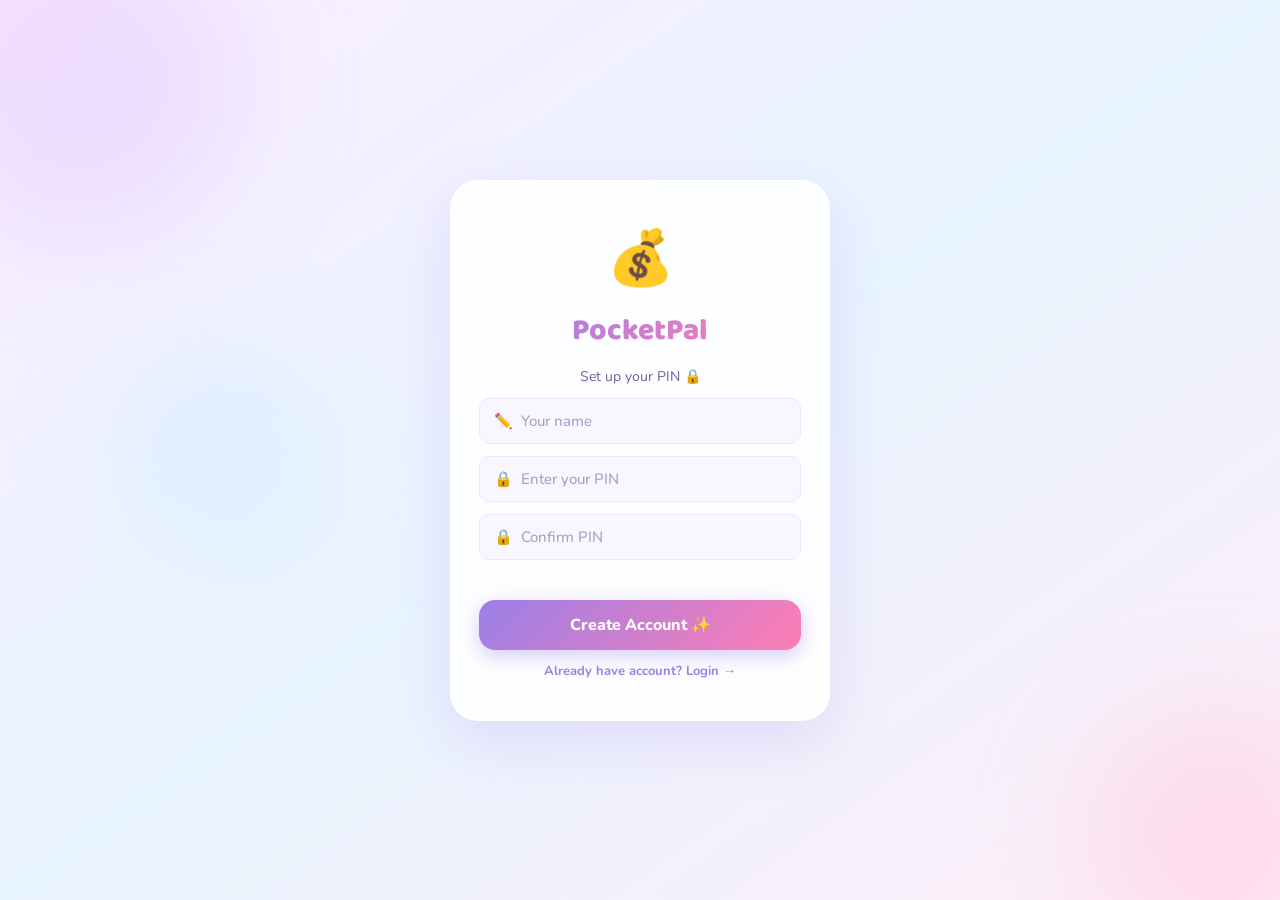
<file: index.html>
<!DOCTYPE html>
<html lang="en">
<head>
  <meta charset="UTF-8" />
  <meta name="viewport" content="width=device-width, initial-scale=1.0" />
  <title>PocketPal – Money Tracker</title>
  <link rel="preconnect" href="https://fonts.googleapis.com" />
  <link href="https://fonts.googleapis.com/css2?family=Nunito:wght@400;500;600;700;800;900&family=Baloo+2:wght@500;600;700;800&display=swap" rel="stylesheet" />
  <link rel="stylesheet" href="style.css" />
</head>
<body>

  <!-- LOCK SCREEN -->
  <div id="lock-screen">
    <div class="lock-blob lock-blob-1"></div>
    <div class="lock-blob lock-blob-2"></div>
    <div class="lock-blob lock-blob-3"></div>
    <div class="lock-card">
      <div class="lock-logo">💰</div>
      <h1 class="lock-title">PocketPal</h1>
      <p class="lock-sub" id="lock-sub">Your cute little money diary 🌸</p>
      <div id="signup-fields" style="display:none;">
        <input class="field" type="text" id="reg-name" placeholder="✏️  Your name" autocomplete="off" />
      </div>
      <input class="field" type="password" id="pin-input" placeholder="🔒  Enter your PIN" maxlength="20" />
      <div id="pin-confirm-wrap" style="display:none;">
        <input class="field" type="password" id="pin-confirm" placeholder="🔒  Confirm PIN" maxlength="20" />
      </div>
      <p class="lock-error" id="lock-error"></p>
      <button class="btn-lock" id="lock-btn">Let me in! ✨</button>
      <p class="lock-switch" id="lock-switch">New here? Create account →</p>
    </div>
  </div>

  <!-- MAIN APP -->
  <div id="app" style="display:none;">

    <header class="topbar">
      <div class="topbar-left">
        <span class="topbar-logo">💰</span>
        <span class="topbar-brand">PocketPal</span>
      </div>
      <div class="topbar-right">
        <select id="month-select" class="month-select" onchange="switchMonth()"></select>
        <button class="btn-icon" onclick="logout()" title="Logout">👋</button>
      </div>
    </header>

    <nav class="bottom-nav">
      <button class="nav-btn active" data-tab="dashboard" onclick="showTab('dashboard')">
        <span class="nav-icon">🏠</span>
        <span class="nav-label">Home</span>
      </button>
      <button class="nav-btn" data-tab="add" onclick="showTab('add')">
        <span class="nav-fab">＋</span>
      </button>
      <button class="nav-btn" data-tab="history" onclick="showTab('history')">
        <span class="nav-icon">📅</span>
        <span class="nav-label">History</span>
      </button>
      <button class="nav-btn" data-tab="settings" onclick="showTab('settings')">
        <span class="nav-icon">⚙️</span>
        <span class="nav-label">Settings</span>
      </button>
    </nav>

    <main class="pages">

      <!-- DASHBOARD -->
      <section class="page active" id="tab-dashboard">
        <div class="greet-bar">
          <p class="greet-text">Hey <strong id="greet-name">friend</strong>! 👋</p>
          <p class="greet-month" id="greet-month"></p>
        </div>

        <!-- Budget Card - always visible, no toggle -->
        <div class="budget-set-card">
          <p class="bsc-title">💰 Monthly Budget</p>
          <div class="bsc-row">
            <div class="bsc-input-wrap">
              <span class="bsc-prefix">Rs.</span>
              <input type="number" id="budget-input" class="bsc-input" placeholder="Enter pocket money / income" min="0" />
            </div>
            <button class="bsc-btn" onclick="saveBudget()">Set ✓</button>
          </div>
          <p class="bsc-hint" id="bsc-hint"></p>
        </div>

        <!-- Stats -->
        <div class="hero-card">
          <div class="hero-top">
            <div>
              <p class="hero-label">Budget</p>
              <p class="hero-amount" id="s-budget">Rs. 0</p>
            </div>
            <div style="text-align:right;">
              <p class="hero-label">Spent</p>
              <p class="hero-spent" id="s-spent">Rs. 0</p>
            </div>
          </div>
          <div class="hero-bar-wrap">
            <div class="hero-bar"><div class="hero-bar-fill" id="progress-fill"></div></div>
            <span class="hero-pct" id="s-pct">0%</span>
          </div>
          <div class="hero-bottom">
            <span class="hero-left-label" id="leftover-label">Remaining</span>
            <span class="hero-left-val" id="s-left">Rs. 0</span>
          </div>
        </div>

        <div class="section-header">
          <h2 class="section-title">Expenses</h2>
          <span class="badge" id="exp-count">0</span>
        </div>
        <div id="expense-list"></div>
      </section>

      <!-- ADD EXPENSE -->
      <section class="page" id="tab-add">
        <h2 class="page-heading">Add Expense 💸</h2>
        <div class="add-card">
          <p class="field-label">Category</p>
          <div class="cat-chips" id="cat-chips"></div>

          <p class="field-label">Amount</p>
          <div class="amt-wrap">
            <span class="amt-prefix">Rs.</span>
            <input type="number" id="exp-amount" class="amt-input" placeholder="0" min="0" />
          </div>

          <p class="field-label">Date</p>
          <input class="field" type="date" id="exp-date" />

          <p class="field-label">Place / Shop <span class="optional">(optional)</span></p>
          <input class="field" type="text" id="exp-place" placeholder="e.g. Al-Fatah, School canteen" />

          <p class="field-label">Note <span class="optional">(optional)</span></p>
          <textarea class="field" id="exp-note" rows="2" placeholder="Any extra detail..."></textarea>

          <button class="btn-add" onclick="addExpense()">✨ Add Expense</button>
        </div>
      </section>

      <!-- HISTORY -->
      <section class="page" id="tab-history">
        <h2 class="page-heading">History 📅</h2>
        <div id="history-list"></div>
      </section>

      <!-- SETTINGS -->
      <section class="page" id="tab-settings">
        <h2 class="page-heading">Settings ⚙️</h2>

        <div class="settings-card">
          <h3 class="settings-title">✨ Custom Categories</h3>
          <p class="settings-sub">Add your own spending categories.</p>
          <div class="settings-row">
            <input class="field" type="text" id="new-cat-name" placeholder="Category name" />
            <input class="field emoji-field" type="text" id="new-cat-icon" placeholder="😊" maxlength="2" />
            <button class="btn-save" onclick="addCustomCat()">Add</button>
          </div>
          <div class="custom-cat-list" id="custom-cat-list"></div>
        </div>

        <div class="settings-card">
          <h3 class="settings-title">🔒 Change PIN</h3>
          <input class="field" type="password" id="old-pin" placeholder="Current PIN" style="margin-bottom:10px;" />
          <input class="field" type="password" id="new-pin" placeholder="New PIN" style="margin-bottom:10px;" />
          <button class="btn-save" onclick="changePin()">Update PIN</button>
          <p id="pin-msg" style="color:#34c77b;font-size:13px;margin-top:8px;display:none;">✅ PIN updated!</p>
        </div>

        <div class="settings-card danger-card">
          <h3 class="settings-title">🗑️ Clear Month Data</h3>
          <p class="settings-sub">Delete all expenses for the current month.</p>
          <button class="btn-danger" onclick="clearMonth()">Clear This Month</button>
        </div>
      </section>

    </main>
  </div>

  <script src="app.js"></script>
</body>
</html>
</file>
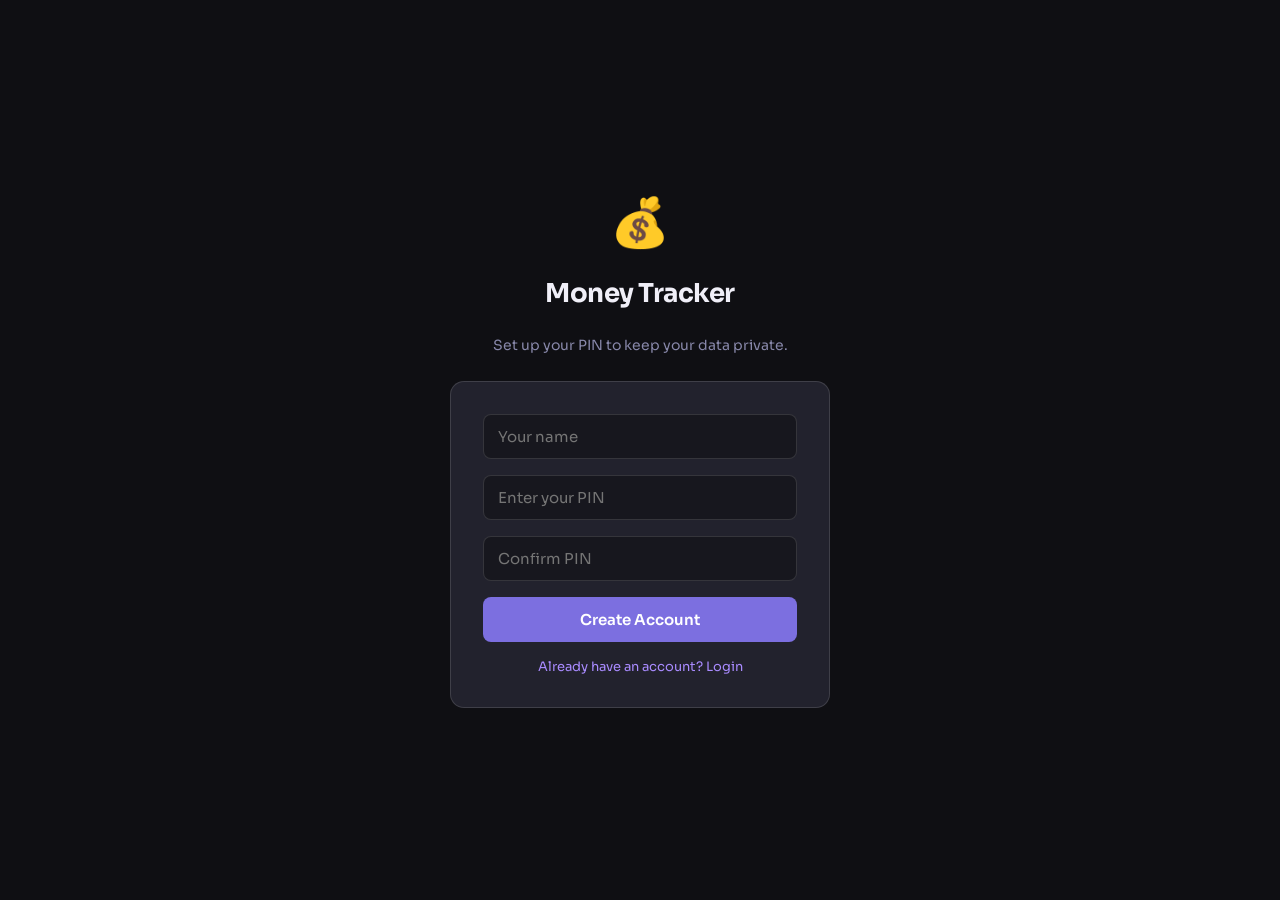
<file: money-tracker.html>
<!DOCTYPE html>
<html lang="en">
<head>
<meta charset="UTF-8">
<meta name="viewport" content="width=device-width, initial-scale=1.0">
<title>My Money Tracker</title>
<link href="https://fonts.googleapis.com/css2?family=Sora:wght@300;400;500;600;700&family=JetBrains+Mono:wght@400;500&display=swap" rel="stylesheet">
<style>
  :root {
    --bg: #0f0f13;
    --bg2: #17171e;
    --bg3: #1e1e28;
    --card: #22222d;
    --border: rgba(255,255,255,0.07);
    --border2: rgba(255,255,255,0.13);
    --text: #f0eff8;
    --muted: #8888aa;
    --accent: #7c6fe0;
    --accent2: #a98bff;
    --green: #4ade9a;
    --green2: #1a4d35;
    --red: #f0615a;
    --red2: #4d1a1a;
    --yellow: #f5c842;
    --yellow2: #4d3d10;
    --radius: 14px;
    --radius-sm: 8px;
    --font: 'Sora', sans-serif;
    --mono: 'JetBrains Mono', monospace;
    --shadow: 0 4px 24px rgba(0,0,0,0.4);
  }
  * { box-sizing: border-box; margin: 0; padding: 0; }
  body { background: var(--bg); color: var(--text); font-family: var(--font); min-height: 100vh; }

  /* ── LOCK SCREEN ── */
  #lock-screen {
    position: fixed; inset: 0; background: var(--bg);
    display: flex; flex-direction: column; align-items: center; justify-content: center;
    z-index: 1000; gap: 24px; padding: 24px;
  }
  .lock-logo { font-size: 48px; }
  .lock-title { font-size: 26px; font-weight: 700; letter-spacing: -0.5px; }
  .lock-sub { color: var(--muted); font-size: 14px; text-align: center; line-height: 1.6; }
  .lock-box {
    background: var(--card); border: 1px solid var(--border2);
    border-radius: var(--radius); padding: 32px; width: 100%; max-width: 380px;
    display: flex; flex-direction: column; gap: 16px;
  }
  .lock-box input {
    background: var(--bg2); border: 1px solid var(--border2); color: var(--text);
    font-family: var(--font); font-size: 15px; padding: 12px 14px;
    border-radius: var(--radius-sm); width: 100%; outline: none;
    transition: border-color 0.2s;
  }
  .lock-box input:focus { border-color: var(--accent2); }
  .btn-primary {
    background: var(--accent); color: #fff; border: none; cursor: pointer;
    padding: 13px 20px; border-radius: var(--radius-sm); font-family: var(--font);
    font-size: 15px; font-weight: 600; transition: background 0.2s, transform 0.1s;
    width: 100%;
  }
  .btn-primary:hover { background: var(--accent2); }
  .btn-primary:active { transform: scale(0.98); }
  .lock-error { color: var(--red); font-size: 13px; text-align: center; display: none; }
  .lock-switch { color: var(--accent2); cursor: pointer; font-size: 13px; text-align: center; }
  .lock-switch:hover { text-decoration: underline; }

  /* ── MAIN APP ── */
  #app { display: none; min-height: 100vh; }

  /* TOP NAV */
  .topnav {
    background: var(--bg2); border-bottom: 1px solid var(--border);
    padding: 0 20px; display: flex; align-items: center; justify-content: space-between;
    height: 58px; position: sticky; top: 0; z-index: 100;
  }
  .nav-brand { font-size: 16px; font-weight: 700; letter-spacing: -0.3px; }
  .nav-brand span { color: var(--accent2); }
  .nav-month { display: flex; align-items: center; gap: 8px; }
  .nav-month select {
    background: var(--bg3); border: 1px solid var(--border2); color: var(--text);
    font-family: var(--font); font-size: 13px; padding: 6px 10px;
    border-radius: var(--radius-sm); outline: none; cursor: pointer;
  }
  .btn-logout {
    background: transparent; border: 1px solid var(--border2); color: var(--muted);
    padding: 6px 12px; border-radius: var(--radius-sm); font-size: 12px;
    cursor: pointer; font-family: var(--font); transition: all 0.2s;
  }
  .btn-logout:hover { border-color: var(--red); color: var(--red); }

  /* TABS */
  .tabs {
    display: flex; gap: 4px; padding: 16px 20px 0;
    border-bottom: 1px solid var(--border);
    background: var(--bg2);
  }
  .tab-btn {
    background: transparent; border: none; color: var(--muted);
    font-family: var(--font); font-size: 14px; padding: 8px 14px;
    cursor: pointer; border-bottom: 2px solid transparent;
    transition: all 0.2s; border-radius: var(--radius-sm) var(--radius-sm) 0 0;
    font-weight: 500;
  }
  .tab-btn.active { color: var(--accent2); border-bottom-color: var(--accent2); background: var(--bg3); }

  .page { display: none; padding: 20px; max-width: 720px; margin: 0 auto; }
  .page.active { display: block; }

  /* SUMMARY CARDS */
  .summary-grid { display: grid; grid-template-columns: 1fr 1fr; gap: 12px; margin-bottom: 20px; }
  .sum-card {
    background: var(--card); border: 1px solid var(--border);
    border-radius: var(--radius); padding: 16px;
  }
  .sum-card.full { grid-column: 1/-1; }
  .sum-label { font-size: 11px; color: var(--muted); text-transform: uppercase; letter-spacing: 0.8px; margin-bottom: 6px; }
  .sum-val { font-size: 22px; font-weight: 700; font-family: var(--mono); letter-spacing: -0.5px; }
  .sum-val.green { color: var(--green); }
  .sum-val.red { color: var(--red); }
  .sum-val.yellow { color: var(--yellow); }
  .progress-bar { height: 6px; background: var(--bg3); border-radius: 99px; margin-top: 10px; overflow: hidden; }
  .progress-fill { height: 100%; border-radius: 99px; transition: width 0.6s ease; }

  /* BUDGET SETUP */
  .setup-section {
    background: var(--card); border: 1px solid var(--border);
    border-radius: var(--radius); padding: 20px; margin-bottom: 20px;
  }
  .setup-section h3 { font-size: 14px; font-weight: 600; margin-bottom: 14px; color: var(--muted); text-transform: uppercase; letter-spacing: 0.6px; }
  .input-row { display: flex; gap: 10px; align-items: center; flex-wrap: wrap; }
  .input-row input, .input-row select {
    flex: 1; min-width: 120px; background: var(--bg2);
    border: 1px solid var(--border2); color: var(--text);
    font-family: var(--font); font-size: 14px;
    padding: 10px 12px; border-radius: var(--radius-sm); outline: none;
    transition: border-color 0.2s;
  }
  .input-row input:focus, .input-row select:focus { border-color: var(--accent2); }
  .btn-sm {
    background: var(--accent); color: #fff; border: none; cursor: pointer;
    padding: 10px 16px; border-radius: var(--radius-sm);
    font-family: var(--font); font-size: 13px; font-weight: 600;
    transition: background 0.2s; white-space: nowrap;
  }
  .btn-sm:hover { background: var(--accent2); }
  .btn-sm.danger { background: var(--red2); color: var(--red); }
  .btn-sm.danger:hover { background: var(--red); color: #fff; }
  .btn-sm.neutral { background: var(--bg3); color: var(--muted); border: 1px solid var(--border2); }

  /* ADD EXPENSE */
  .add-form {
    background: var(--card); border: 1px solid var(--border2);
    border-radius: var(--radius); padding: 20px; margin-bottom: 20px;
  }
  .add-form h3 { font-size: 14px; font-weight: 600; margin-bottom: 14px; color: var(--muted); text-transform: uppercase; letter-spacing: 0.6px; }
  .form-grid { display: grid; grid-template-columns: 1fr 1fr; gap: 10px; }
  .form-grid input, .form-grid select, .form-grid textarea {
    background: var(--bg2); border: 1px solid var(--border2); color: var(--text);
    font-family: var(--font); font-size: 14px; padding: 10px 12px;
    border-radius: var(--radius-sm); outline: none; transition: border-color 0.2s;
    width: 100%;
  }
  .form-grid input:focus, .form-grid select:focus, .form-grid textarea:focus { border-color: var(--accent2); }
  .form-grid .span2 { grid-column: 1/-1; }
  .form-grid textarea { resize: vertical; min-height: 60px; }
  .cat-chips { display: flex; flex-wrap: wrap; gap: 7px; grid-column: 1/-1; }
  .cat-chip {
    background: var(--bg3); border: 1px solid var(--border2); color: var(--muted);
    padding: 6px 12px; border-radius: 99px; font-size: 12px; cursor: pointer;
    transition: all 0.15s; font-family: var(--font);
  }
  .cat-chip.selected { background: var(--accent); color: #fff; border-color: var(--accent); }
  .cat-chip:hover:not(.selected) { border-color: var(--accent2); color: var(--accent2); }

  /* EXPENSE LIST */
  .list-header { display: flex; justify-content: space-between; align-items: center; margin-bottom: 12px; }
  .list-title { font-size: 14px; font-weight: 600; color: var(--muted); text-transform: uppercase; letter-spacing: 0.6px; }
  .expense-item {
    background: var(--card); border: 1px solid var(--border);
    border-radius: var(--radius); padding: 14px 16px; margin-bottom: 8px;
    display: flex; align-items: center; gap: 14px;
    transition: border-color 0.2s;
  }
  .expense-item:hover { border-color: var(--border2); }
  .cat-icon {
    width: 38px; height: 38px; border-radius: 10px;
    display: flex; align-items: center; justify-content: center;
    font-size: 18px; flex-shrink: 0;
  }
  .exp-info { flex: 1; min-width: 0; }
  .exp-cat { font-size: 13px; font-weight: 600; }
  .exp-note { font-size: 12px; color: var(--muted); margin-top: 2px; white-space: nowrap; overflow: hidden; text-overflow: ellipsis; }
  .exp-date { font-size: 11px; color: var(--muted); margin-top: 3px; font-family: var(--mono); }
  .exp-amount { font-size: 16px; font-weight: 700; font-family: var(--mono); color: var(--red); flex-shrink: 0; }
  .exp-del {
    background: transparent; border: none; color: var(--muted); cursor: pointer;
    padding: 4px; border-radius: var(--radius-sm); font-size: 16px;
    transition: color 0.2s; flex-shrink: 0;
  }
  .exp-del:hover { color: var(--red); }
  .empty-state { text-align: center; color: var(--muted); padding: 40px 0; font-size: 14px; }

  /* HISTORY */
  .month-card {
    background: var(--card); border: 1px solid var(--border);
    border-radius: var(--radius); margin-bottom: 12px; overflow: hidden;
  }
  .month-header {
    padding: 14px 18px; cursor: pointer; display: flex;
    justify-content: space-between; align-items: center;
    transition: background 0.15s;
  }
  .month-header:hover { background: var(--bg3); }
  .month-name { font-size: 15px; font-weight: 600; }
  .month-summary { display: flex; gap: 16px; align-items: center; }
  .month-stat { text-align: right; }
  .month-stat .label { font-size: 10px; color: var(--muted); }
  .month-stat .val { font-size: 14px; font-weight: 700; font-family: var(--mono); }
  .month-body { display: none; padding: 0 18px 16px; }
  .month-body.open { display: block; }

  /* CATEGORY BREAKDOWN */
  .cat-breakdown { margin-top: 14px; }
  .cat-row { display: flex; align-items: center; gap: 10px; margin-bottom: 8px; }
  .cat-row-name { font-size: 13px; width: 130px; flex-shrink: 0; white-space: nowrap; overflow: hidden; text-overflow: ellipsis; }
  .cat-row-bar { flex: 1; height: 6px; background: var(--bg3); border-radius: 99px; overflow: hidden; }
  .cat-row-fill { height: 100%; background: var(--accent); border-radius: 99px; }
  .cat-row-amt { font-size: 12px; font-family: var(--mono); color: var(--muted); width: 70px; text-align: right; flex-shrink: 0; }

  /* SETTINGS */
  .settings-section {
    background: var(--card); border: 1px solid var(--border);
    border-radius: var(--radius); padding: 20px; margin-bottom: 16px;
  }
  .settings-section h3 { font-size: 14px; font-weight: 600; margin-bottom: 14px; color: var(--muted); text-transform: uppercase; letter-spacing: 0.6px; }
  .custom-cat-list { display: flex; flex-wrap: wrap; gap: 8px; margin-top: 10px; }
  .custom-cat-tag {
    background: var(--bg3); border: 1px solid var(--border2);
    border-radius: 99px; padding: 5px 12px; font-size: 13px;
    display: flex; align-items: center; gap: 6px;
  }
  .custom-cat-tag button {
    background: none; border: none; color: var(--muted);
    cursor: pointer; font-size: 14px; padding: 0; line-height: 1;
  }
  .custom-cat-tag button:hover { color: var(--red); }

  /* CURRENCY symbol prefix */
  .currency-wrap { position: relative; }
  .currency-wrap::before {
    content: 'Rs.'; position: absolute; left: 11px; top: 50%; transform: translateY(-50%);
    font-size: 12px; color: var(--muted); font-family: var(--mono); pointer-events: none;
  }
  .currency-wrap input { padding-left: 38px !important; }

  @media (max-width: 500px) {
    .summary-grid { grid-template-columns: 1fr; }
    .form-grid { grid-template-columns: 1fr; }
    .form-grid .span2 { grid-column: 1; }
    .cat-chips { grid-column: 1; }
    .month-summary { gap: 10px; }
    .tabs { overflow-x: auto; }
    .tab-btn { white-space: nowrap; }
  }
</style>
</head>
<body>

<!-- ════════════════════════════════════════════ LOCK SCREEN -->
<div id="lock-screen">
  <div class="lock-logo">💰</div>
  <div class="lock-title">Money Tracker</div>
  <p class="lock-sub" id="lock-sub">Track your monthly budget, expenses,<br>and savings — all private to you.</p>
  <div class="lock-box">
    <div id="signup-fields" style="display:none; flex-direction:column; gap:12px;">
      <input type="text" id="reg-name" placeholder="Your name" autocomplete="off">
    </div>
    <input type="password" id="pin-input" placeholder="Enter your PIN" maxlength="20" autocomplete="current-password">
    <div id="pin-confirm-wrap" style="display:none;">
      <input type="password" id="pin-confirm" placeholder="Confirm PIN" maxlength="20" style="width:100%;">
    </div>
    <div class="lock-error" id="lock-error">Incorrect PIN. Try again.</div>
    <button class="btn-primary" id="lock-btn">Unlock</button>
    <div class="lock-switch" id="lock-switch">First time? Create account</div>
  </div>
</div>

<!-- ════════════════════════════════════════════ MAIN APP -->
<div id="app">
  <nav class="topnav">
    <div class="nav-brand">💰 <span>Pocket</span>Track</div>
    <div class="nav-month">
      <select id="month-select" onchange="switchMonth()"></select>
      <button class="btn-logout" onclick="logout()">Logout</button>
    </div>
  </nav>

  <div class="tabs">
    <button class="tab-btn active" onclick="showTab('dashboard')">Dashboard</button>
    <button class="tab-btn" onclick="showTab('add')">+ Add</button>
    <button class="tab-btn" onclick="showTab('history')">History</button>
    <button class="tab-btn" onclick="showTab('settings')">Settings</button>
  </div>

  <!-- ── DASHBOARD ── -->
  <div class="page active" id="tab-dashboard">
    <div style="margin-bottom:16px; margin-top:4px;">
      <span style="font-size:13px; color:var(--muted);">Hello, </span>
      <span style="font-size:13px; font-weight:600;" id="greet-name">—</span>
    </div>

    <!-- Budget Setup -->
    <div class="setup-section">
      <h3>Monthly Budget</h3>
      <div class="input-row">
        <div class="currency-wrap" style="flex:1;">
          <input type="number" id="budget-input" placeholder="0" min="0">
        </div>
        <button class="btn-sm" onclick="saveBudget()">Set Budget</button>
      </div>
    </div>

    <!-- Summary Cards -->
    <div class="summary-grid">
      <div class="sum-card">
        <div class="sum-label">Total Budget</div>
        <div class="sum-val" id="s-budget">Rs. 0</div>
      </div>
      <div class="sum-card">
        <div class="sum-label">Total Spent</div>
        <div class="sum-val red" id="s-spent">Rs. 0</div>
      </div>
      <div class="sum-card full">
        <div style="display:flex;justify-content:space-between;align-items:center;">
          <div>
            <div class="sum-label" id="leftover-label">Remaining</div>
            <div class="sum-val" id="s-left" style="color:var(--green)">Rs. 0</div>
          </div>
          <div style="text-align:right;">
            <div class="sum-label">Used</div>
            <div class="sum-val" id="s-pct" style="font-size:18px;">0%</div>
          </div>
        </div>
        <div class="progress-bar">
          <div class="progress-fill" id="progress-fill" style="width:0%;background:var(--green);"></div>
        </div>
      </div>
    </div>

    <!-- Today's Expenses List -->
    <div class="list-header">
      <div class="list-title">This Month's Expenses</div>
      <span id="exp-count" style="font-size:12px;color:var(--muted);"></span>
    </div>
    <div id="expense-list">
      <div class="empty-state">No expenses yet. Tap "+ Add" to get started.</div>
    </div>
  </div>

  <!-- ── ADD EXPENSE ── -->
  <div class="page" id="tab-add">
    <div class="add-form">
      <h3>Add Expense</h3>
      <div class="form-grid">
        <div class="cat-chips span2" id="cat-chips"></div>
        <input type="text" id="exp-place" placeholder="Place / Shop name (optional)" class="span2">
        <div class="currency-wrap" style="grid-column:1;">
          <input type="number" id="exp-amount" placeholder="Amount" min="0">
        </div>
        <input type="date" id="exp-date" style="grid-column:2;">
        <textarea class="span2" id="exp-note" placeholder="Note (optional)"></textarea>
        <button class="btn-primary span2" onclick="addExpense()">Add Expense</button>
      </div>
    </div>
  </div>

  <!-- ── HISTORY ── -->
  <div class="page" id="tab-history">
    <div id="history-list">
      <div class="empty-state">No history yet.</div>
    </div>
  </div>

  <!-- ── SETTINGS ── -->
  <div class="page" id="tab-settings">
    <div class="settings-section">
      <h3>Custom Categories</h3>
      <p style="font-size:13px;color:var(--muted);margin-bottom:12px;">Add your own spending categories (e.g. "Gym", "Books").</p>
      <div class="input-row">
        <input type="text" id="new-cat-name" placeholder="Category name" style="flex:1;">
        <input type="text" id="new-cat-icon" placeholder="Icon (emoji)" style="width:80px; flex:none;">
        <button class="btn-sm" onclick="addCustomCat()">Add</button>
      </div>
      <div class="custom-cat-list" id="custom-cat-list"></div>
    </div>

    <div class="settings-section">
      <h3>Change PIN</h3>
      <div class="input-row" style="flex-direction:column; align-items:stretch;">
        <input type="password" id="old-pin" placeholder="Current PIN">
        <input type="password" id="new-pin" placeholder="New PIN">
        <button class="btn-sm" onclick="changePin()">Update PIN</button>
      </div>
      <p id="pin-msg" style="font-size:12px;color:var(--green);margin-top:8px;display:none;">PIN updated!</p>
    </div>

    <div class="settings-section">
      <h3>Danger Zone</h3>
      <p style="font-size:13px;color:var(--muted);margin-bottom:12px;">Delete all data for the currently viewed month.</p>
      <button class="btn-sm danger" onclick="clearMonth()">Clear This Month's Data</button>
    </div>
  </div>
</div>

<script>
// ═══════════════════════════════════════════════
// STORAGE HELPERS
// ═══════════════════════════════════════════════
const STORAGE_KEY = 'pockettrack_v1';

function loadData() {
  try {
    return JSON.parse(localStorage.getItem(STORAGE_KEY)) || {};
  } catch { return {}; }
}

function saveData(data) {
  localStorage.setItem(STORAGE_KEY, JSON.stringify(data));
}

// ═══════════════════════════════════════════════
// DEFAULT CATEGORIES
// ═══════════════════════════════════════════════
const DEFAULT_CATS = [
  { id: 'food',      label: 'Food',       icon: '🍱', color: '#f5a623' },
  { id: 'transport', label: 'Bus Fare',   icon: '🚌', color: '#4a90d9' },
  { id: 'rickshaw',  label: 'Rickshaw',   icon: '🛺', color: '#7b68ee' },
  { id: 'donation',  label: 'Donation',   icon: '🤲', color: '#4ade9a' },
  { id: 'outing',    label: 'Outing',     icon: '🎉', color: '#f06ba0' },
  { id: 'shopping',  label: 'Shopping',   icon: '🛍️',  color: '#ff7f50' },
  { id: 'health',    label: 'Health',     icon: '💊', color: '#e74c3c' },
  { id: 'education', label: 'Education',  icon: '📚', color: '#2ecc71' },
  { id: 'bills',     label: 'Bills',      icon: '📃', color: '#95a5a6' },
  { id: 'mobile',    label: 'Mobile/Net', icon: '📱', color: '#1abc9c' },
  { id: 'other',     label: 'Other',      icon: '💸', color: '#aaa' },
];

// ═══════════════════════════════════════════════
// STATE
// ═══════════════════════════════════════════════
let currentMonth = '';
let selectedCat = '';

// ═══════════════════════════════════════════════
// LOCK SCREEN
// ═══════════════════════════════════════════════
let isSignup = false;

function initLock() {
  const data = loadData();
  const hasAccount = !!data.pin;
  if (!hasAccount) {
    isSignup = true;
    document.getElementById('lock-sub').textContent = 'Set up your PIN to keep your data private.';
    document.getElementById('lock-btn').textContent = 'Create Account';
    document.getElementById('lock-switch').textContent = 'Already have an account? Login';
    document.getElementById('signup-fields').style.display = 'flex';
    document.getElementById('pin-confirm-wrap').style.display = 'block';
  }
}

document.getElementById('lock-btn').addEventListener('click', () => {
  const data = loadData();
  const pin = document.getElementById('pin-input').value.trim();
  const err = document.getElementById('lock-error');
  err.style.display = 'none';

  if (!pin) { err.textContent = 'Please enter a PIN.'; err.style.display = 'block'; return; }

  if (isSignup) {
    const name = document.getElementById('reg-name').value.trim();
    const confirm = document.getElementById('pin-confirm').value.trim();
    if (!name) { err.textContent = 'Please enter your name.'; err.style.display = 'block'; return; }
    if (pin !== confirm) { err.textContent = 'PINs do not match.'; err.style.display = 'block'; return; }
    data.pin = pin;
    data.name = name;
    saveData(data);
    unlockApp();
  } else {
    if (pin === data.pin) { unlockApp(); }
    else { err.textContent = 'Incorrect PIN. Try again.'; err.style.display = 'block'; }
  }
});

document.getElementById('pin-input').addEventListener('keydown', e => { if (e.key === 'Enter') document.getElementById('lock-btn').click(); });

document.getElementById('lock-switch').addEventListener('click', () => {
  isSignup = !isSignup;
  const err = document.getElementById('lock-error');
  err.style.display = 'none';
  if (isSignup) {
    document.getElementById('lock-btn').textContent = 'Create Account';
    document.getElementById('lock-switch').textContent = 'Already have an account? Login';
    document.getElementById('signup-fields').style.display = 'flex';
    document.getElementById('pin-confirm-wrap').style.display = 'block';
    document.getElementById('lock-sub').textContent = 'Set up your PIN to keep your data private.';
  } else {
    document.getElementById('lock-btn').textContent = 'Unlock';
    document.getElementById('lock-switch').textContent = 'First time? Create account';
    document.getElementById('signup-fields').style.display = 'none';
    document.getElementById('pin-confirm-wrap').style.display = 'none';
    document.getElementById('lock-sub').textContent = 'Track your monthly budget, expenses,\nand savings — all private to you.';
  }
});

function unlockApp() {
  document.getElementById('lock-screen').style.display = 'none';
  document.getElementById('app').style.display = 'block';
  initApp();
}

function logout() {
  document.getElementById('lock-screen').style.display = 'flex';
  document.getElementById('app').style.display = 'none';
  document.getElementById('pin-input').value = '';
}

// ═══════════════════════════════════════════════
// MONTH UTILS
// ═══════════════════════════════════════════════
function getMonthKey(date) {
  const d = date || new Date();
  return d.getFullYear() + '-' + String(d.getMonth() + 1).padStart(2, '0');
}

function monthLabel(key) {
  const [y, m] = key.split('-');
  const months = ['Jan','Feb','Mar','Apr','May','Jun','Jul','Aug','Sep','Oct','Nov','Dec'];
  return months[parseInt(m) - 1] + ' ' + y;
}

function getAllMonthKeys(data) {
  const keys = new Set();
  keys.add(getMonthKey());
  Object.keys(data).forEach(k => {
    if (/^\d{4}-\d{2}$/.test(k)) keys.add(k);
  });
  return Array.from(keys).sort((a,b) => b.localeCompare(a));
}

// ═══════════════════════════════════════════════
// INIT APP
// ═══════════════════════════════════════════════
function initApp() {
  const data = loadData();
  currentMonth = getMonthKey();

  document.getElementById('greet-name').textContent = data.name || 'Friend';

  populateMonthSelect();
  renderDashboard();
  renderCategoryChips();
  renderCustomCats();
  renderHistory();

  // default date to today
  document.getElementById('exp-date').value = new Date().toISOString().split('T')[0];
}

function populateMonthSelect() {
  const sel = document.getElementById('month-select');
  const data = loadData();
  const keys = getAllMonthKeys(data);
  sel.innerHTML = '';
  keys.forEach(k => {
    const o = document.createElement('option');
    o.value = k;
    o.textContent = monthLabel(k);
    if (k === currentMonth) o.selected = true;
    sel.appendChild(o);
  });
}

function switchMonth() {
  currentMonth = document.getElementById('month-select').value;
  renderDashboard();
}

// ═══════════════════════════════════════════════
// BUDGET
// ═══════════════════════════════════════════════
function saveBudget() {
  const val = parseFloat(document.getElementById('budget-input').value);
  if (!val || val <= 0) { alert('Please enter a valid budget amount.'); return; }
  const data = loadData();
  if (!data[currentMonth]) data[currentMonth] = {};
  data[currentMonth].budget = val;
  saveData(data);
  renderDashboard();
}

// ═══════════════════════════════════════════════
// CATEGORIES
// ═══════════════════════════════════════════════
function getAllCats() {
  const data = loadData();
  const custom = (data.customCats || []).map(c => ({
    id: 'custom_' + c.label.toLowerCase().replace(/\s+/g,'_'),
    label: c.label,
    icon: c.icon || '🏷️',
    color: '#a98bff'
  }));
  return [...DEFAULT_CATS, ...custom];
}

function renderCategoryChips() {
  const cats = getAllCats();
  const wrap = document.getElementById('cat-chips');
  wrap.innerHTML = '';
  cats.forEach(cat => {
    const btn = document.createElement('button');
    btn.className = 'cat-chip' + (selectedCat === cat.id ? ' selected' : '');
    btn.textContent = cat.icon + ' ' + cat.label;
    btn.onclick = () => {
      selectedCat = cat.id;
      renderCategoryChips();
    };
    wrap.appendChild(btn);
  });
}

// ═══════════════════════════════════════════════
// ADD EXPENSE
// ═══════════════════════════════════════════════
function addExpense() {
  const amount = parseFloat(document.getElementById('exp-amount').value);
  const date = document.getElementById('exp-date').value;
  const note = document.getElementById('exp-note').value.trim();
  const place = document.getElementById('exp-place').value.trim();

  if (!selectedCat) { alert('Please select a category.'); return; }
  if (!amount || amount <= 0) { alert('Please enter a valid amount.'); return; }
  if (!date) { alert('Please select a date.'); return; }

  const monthKey = date.substring(0, 7);
  const cats = getAllCats();
  const catObj = cats.find(c => c.id === selectedCat);

  const expense = {
    id: Date.now(),
    cat: selectedCat,
    catLabel: catObj ? catObj.label : selectedCat,
    catIcon: catObj ? catObj.icon : '💸',
    amount,
    date,
    note,
    place
  };

  const data = loadData();
  if (!data[monthKey]) data[monthKey] = {};
  if (!data[monthKey].expenses) data[monthKey].expenses = [];
  data[monthKey].expenses.push(expense);
  saveData(data);

  // reset form
  document.getElementById('exp-amount').value = '';
  document.getElementById('exp-note').value = '';
  document.getElementById('exp-place').value = '';
  selectedCat = '';
  renderCategoryChips();

  // update currentMonth if added to different month
  currentMonth = monthKey;
  populateMonthSelect();
  document.getElementById('month-select').value = monthKey;
  renderDashboard();
  renderHistory();
  showTab('dashboard');
}

// ═══════════════════════════════════════════════
// DELETE EXPENSE
// ═══════════════════════════════════════════════
function deleteExpense(id) {
  if (!confirm('Delete this expense?')) return;
  const data = loadData();
  const monthData = data[currentMonth];
  if (!monthData || !monthData.expenses) return;
  monthData.expenses = monthData.expenses.filter(e => e.id !== id);
  saveData(data);
  renderDashboard();
  renderHistory();
}

// ═══════════════════════════════════════════════
// RENDER DASHBOARD
// ═══════════════════════════════════════════════
function renderDashboard() {
  const data = loadData();
  const monthData = data[currentMonth] || {};
  const budget = monthData.budget || 0;
  const expenses = monthData.expenses || [];
  const spent = expenses.reduce((s, e) => s + e.amount, 0);
  const left = budget - spent;
  const pct = budget > 0 ? Math.min(100, Math.round((spent / budget) * 100)) : 0;

  if (budget > 0) {
    document.getElementById('budget-input').value = budget;
  }

  document.getElementById('s-budget').textContent = 'Rs. ' + budget.toLocaleString();
  document.getElementById('s-spent').textContent = 'Rs. ' + spent.toLocaleString();

  const leftEl = document.getElementById('s-left');
  const labelEl = document.getElementById('leftover-label');
  const fillEl = document.getElementById('progress-fill');

  if (left >= 0) {
    leftEl.textContent = 'Rs. ' + left.toLocaleString();
    leftEl.style.color = 'var(--green)';
    labelEl.textContent = 'Remaining';
    fillEl.style.background = pct > 80 ? 'var(--yellow)' : 'var(--green)';
  } else {
    leftEl.textContent = '- Rs. ' + Math.abs(left).toLocaleString();
    leftEl.style.color = 'var(--red)';
    labelEl.textContent = 'Over Budget!';
    fillEl.style.background = 'var(--red)';
  }

  document.getElementById('s-pct').textContent = pct + '%';
  fillEl.style.width = pct + '%';

  // Expense List
  const listEl = document.getElementById('expense-list');
  const count = document.getElementById('exp-count');
  const sorted = [...expenses].sort((a,b) => new Date(b.date) - new Date(a.date));

  count.textContent = sorted.length + ' transaction' + (sorted.length !== 1 ? 's' : '');

  if (sorted.length === 0) {
    listEl.innerHTML = '<div class="empty-state">No expenses yet. Tap "+ Add" to get started.</div>';
    return;
  }

  listEl.innerHTML = sorted.map(e => `
    <div class="expense-item">
      <div class="cat-icon" style="background:${getCatColor(e.cat)}22;">
        <span style="font-size:18px;">${e.catIcon}</span>
      </div>
      <div class="exp-info">
        <div class="exp-cat">${e.catLabel}${e.place ? ' · ' + e.place : ''}</div>
        ${e.note ? `<div class="exp-note">${e.note}</div>` : ''}
        <div class="exp-date">${formatDate(e.date)}</div>
      </div>
      <div class="exp-amount">− Rs. ${e.amount.toLocaleString()}</div>
      <button class="exp-del" onclick="deleteExpense(${e.id})" title="Delete">✕</button>
    </div>
  `).join('');
}

// ═══════════════════════════════════════════════
// RENDER HISTORY
// ═══════════════════════════════════════════════
function renderHistory() {
  const data = loadData();
  const keys = getAllMonthKeys(data);
  const el = document.getElementById('history-list');

  const validKeys = keys.filter(k => data[k] && (data[k].budget || (data[k].expenses && data[k].expenses.length)));

  if (validKeys.length === 0) {
    el.innerHTML = '<div class="empty-state">No history yet.</div>';
    return;
  }

  el.innerHTML = validKeys.map(key => {
    const md = data[key] || {};
    const expenses = md.expenses || [];
    const budget = md.budget || 0;
    const spent = expenses.reduce((s, e) => s + e.amount, 0);
    const left = budget - spent;

    const catTotals = {};
    expenses.forEach(e => {
      if (!catTotals[e.catLabel]) catTotals[e.catLabel] = { total: 0, icon: e.catIcon, cat: e.cat };
      catTotals[e.catLabel].total += e.amount;
    });

    const maxCat = Math.max(...Object.values(catTotals).map(c => c.total), 1);
    const catBreakdown = Object.entries(catTotals)
      .sort((a,b) => b[1].total - a[1].total)
      .map(([label, info]) => `
        <div class="cat-row">
          <div class="cat-row-name">${info.icon} ${label}</div>
          <div class="cat-row-bar"><div class="cat-row-fill" style="width:${Math.round((info.total/maxCat)*100)}%;background:${getCatColor(info.cat)};"></div></div>
          <div class="cat-row-amt">Rs. ${info.total.toLocaleString()}</div>
        </div>
      `).join('');

    const leftColor = left >= 0 ? 'var(--green)' : 'var(--red)';
    const leftLabel = left >= 0 ? 'Left' : 'Over';
    const leftAmt = left >= 0 ? left : Math.abs(left);

    return `
      <div class="month-card">
        <div class="month-header" onclick="toggleHistory('${key}')">
          <div class="month-name">${monthLabel(key)}</div>
          <div class="month-summary">
            <div class="month-stat">
              <div class="label">Budget</div>
              <div class="val">Rs. ${budget.toLocaleString()}</div>
            </div>
            <div class="month-stat">
              <div class="label">Spent</div>
              <div class="val" style="color:var(--red)">Rs. ${spent.toLocaleString()}</div>
            </div>
            <div class="month-stat">
              <div class="label">${leftLabel}</div>
              <div class="val" style="color:${leftColor}">Rs. ${leftAmt.toLocaleString()}</div>
            </div>
          </div>
        </div>
        <div class="month-body" id="hist-${key}">
          ${expenses.length === 0 ? '<p style="color:var(--muted);font-size:13px;">No expenses recorded.</p>' : `
            <div class="cat-breakdown">${catBreakdown}</div>
            <div style="margin-top:14px;">
              ${[...expenses].sort((a,b) => new Date(b.date) - new Date(a.date)).map(e => `
                <div style="display:flex;justify-content:space-between;align-items:center;padding:7px 0;border-bottom:1px solid var(--border);">
                  <div style="display:flex;align-items:center;gap:8px;">
                    <span>${e.catIcon}</span>
                    <div>
                      <div style="font-size:13px;">${e.catLabel}${e.place ? ' · ' + e.place : ''}</div>
                      <div style="font-size:11px;color:var(--muted);">${formatDate(e.date)}${e.note ? ' · ' + e.note : ''}</div>
                    </div>
                  </div>
                  <div style="font-size:14px;font-family:var(--mono);color:var(--red);">−Rs.${e.amount.toLocaleString()}</div>
                </div>
              `).join('')}
            </div>
          `}
        </div>
      </div>`;
  }).join('');
}

function toggleHistory(key) {
  const el = document.getElementById('hist-' + key);
  if (el) el.classList.toggle('open');
}

// ═══════════════════════════════════════════════
// CUSTOM CATEGORIES
// ═══════════════════════════════════════════════
function addCustomCat() {
  const name = document.getElementById('new-cat-name').value.trim();
  const icon = document.getElementById('new-cat-icon').value.trim();
  if (!name) { alert('Please enter a category name.'); return; }

  const data = loadData();
  if (!data.customCats) data.customCats = [];
  if (data.customCats.find(c => c.label.toLowerCase() === name.toLowerCase())) {
    alert('Category already exists.'); return;
  }
  data.customCats.push({ label: name, icon: icon || '🏷️' });
  saveData(data);
  document.getElementById('new-cat-name').value = '';
  document.getElementById('new-cat-icon').value = '';
  renderCustomCats();
  renderCategoryChips();
}

function removeCustomCat(label) {
  const data = loadData();
  data.customCats = (data.customCats || []).filter(c => c.label !== label);
  saveData(data);
  renderCustomCats();
  renderCategoryChips();
}

function renderCustomCats() {
  const data = loadData();
  const cats = data.customCats || [];
  const el = document.getElementById('custom-cat-list');
  if (cats.length === 0) {
    el.innerHTML = '<p style="font-size:13px;color:var(--muted);">No custom categories yet.</p>';
    return;
  }
  el.innerHTML = cats.map(c => `
    <div class="custom-cat-tag">
      <span>${c.icon}</span> ${c.label}
      <button onclick="removeCustomCat('${c.label}')">✕</button>
    </div>
  `).join('');
}

// ═══════════════════════════════════════════════
// CHANGE PIN
// ═══════════════════════════════════════════════
function changePin() {
  const oldPin = document.getElementById('old-pin').value;
  const newPin = document.getElementById('new-pin').value;
  const msg = document.getElementById('pin-msg');
  msg.style.display = 'none';

  const data = loadData();
  if (oldPin !== data.pin) { alert('Current PIN is incorrect.'); return; }
  if (!newPin) { alert('Please enter a new PIN.'); return; }
  data.pin = newPin;
  saveData(data);
  document.getElementById('old-pin').value = '';
  document.getElementById('new-pin').value = '';
  msg.style.display = 'block';
}

// ═══════════════════════════════════════════════
// CLEAR MONTH
// ═══════════════════════════════════════════════
function clearMonth() {
  if (!confirm(`Delete ALL data for ${monthLabel(currentMonth)}? This cannot be undone.`)) return;
  const data = loadData();
  delete data[currentMonth];
  saveData(data);
  populateMonthSelect();
  renderDashboard();
  renderHistory();
}

// ═══════════════════════════════════════════════
// TABS
// ═══════════════════════════════════════════════
function showTab(name) {
  document.querySelectorAll('.page').forEach(p => p.classList.remove('active'));
  document.querySelectorAll('.tab-btn').forEach(b => b.classList.remove('active'));
  document.getElementById('tab-' + name).classList.add('active');
  const tabs = { dashboard: 0, add: 1, history: 2, settings: 3 };
  document.querySelectorAll('.tab-btn')[tabs[name]].classList.add('active');

  if (name === 'add') renderCategoryChips();
  if (name === 'history') renderHistory();
  if (name === 'settings') renderCustomCats();
}

// ═══════════════════════════════════════════════
// HELPERS
// ═══════════════════════════════════════════════
function getCatColor(catId) {
  const cat = DEFAULT_CATS.find(c => c.id === catId);
  return cat ? cat.color : '#a98bff';
}

function formatDate(str) {
  const d = new Date(str + 'T00:00:00');
  return d.toLocaleDateString('en-PK', { day: 'numeric', month: 'short', year: 'numeric' });
}

// ═══════════════════════════════════════════════
// BOOT
// ═══════════════════════════════════════════════
initLock();
</script>
</body>
</html>
</file>
<file: style.css>
/* PocketPal - style.css */

@import url('https://fonts.googleapis.com/css2?family=Nunito:wght@400;500;600;700;800;900&family=Baloo+2:wght@500;600;700;800&display=swap');

:root {
  --pink:         #ff7eb3;
  --pink-light:   #fff0f7;
  --pink-mid:     #ffd6ea;
  --purple:       #9b7fe8;
  --purple-light: #f2eeff;
  --purple-mid:   #ddd3ff;
  --teal:         #3ecfb2;
  --green:        #34c77b;
  --green-light:  #e6faf1;
  --red:          #ff5a7a;
  --red-light:    #fff0f2;
  --yellow:       #ffca3a;
  --bg:           #fdf8ff;
  --surface:      #ffffff;
  --surface2:     #faf6ff;
  --border:       #ede6ff;
  --border2:      #d9cfff;
  --text:         #2d1f5e;
  --text2:        #6b5fa0;
  --text3:        #a89fc8;
  --radius:       16px;
  --radius-sm:    10px;
  --radius-pill:  99px;
  --shadow:       0 4px 20px rgba(155,127,232,0.12);
  --font-display: 'Baloo 2', cursive;
  --font-body:    'Nunito', sans-serif;
}

*, *::before, *::after { box-sizing: border-box; margin: 0; padding: 0; }

body {
  font-family: var(--font-body);
  background: var(--bg);
  color: var(--text);
  min-height: 100vh;
}

/* ── LOCK SCREEN ── */
#lock-screen {
  position: fixed; inset: 0;
  background: linear-gradient(145deg, #fceeff 0%, #e8f4ff 50%, #ffeef8 100%);
  display: flex; align-items: center; justify-content: center;
  z-index: 1000; padding: 24px; overflow: hidden;
}
.lock-blob {
  position: absolute; border-radius: 50%;
  filter: blur(60px); opacity: 0.35; pointer-events: none;
}
.lock-blob-1 { width:320px; height:320px; background:#d9b8ff; top:-80px; left:-80px; animation: blobFloat 6s ease-in-out infinite; }
.lock-blob-2 { width:250px; height:250px; background:#ffb3d1; bottom:-60px; right:-60px; animation: blobFloat 8s ease-in-out infinite reverse; }
.lock-blob-3 { width:180px; height:180px; background:#b3e8ff; top:40%; left:10%; animation: blobFloat 7s ease-in-out infinite 2s; }
@keyframes blobFloat {
  0%,100% { transform: translateY(0) scale(1); }
  50%      { transform: translateY(-20px) scale(1.05); }
}

.lock-card {
  background: rgba(255,255,255,0.88);
  backdrop-filter: blur(20px);
  border: 1.5px solid rgba(255,255,255,0.9);
  border-radius: 28px;
  padding: 40px 28px;
  width: 100%; max-width: 380px;
  box-shadow: 0 20px 60px rgba(155,127,232,0.2);
  display: flex; flex-direction: column; gap: 12px;
  position: relative; z-index: 1;
  animation: cardIn 0.5s cubic-bezier(0.34,1.56,0.64,1) both;
}
@keyframes cardIn {
  from { transform: translateY(30px) scale(0.95); opacity: 0; }
  to   { transform: translateY(0) scale(1); opacity: 1; }
}
.lock-logo {
  font-size: 54px; text-align: center;
  animation: bounce 2s ease-in-out infinite;
}
@keyframes bounce {
  0%,100% { transform: translateY(0); }
  50%     { transform: translateY(-8px); }
}
.lock-title {
  font-family: var(--font-display);
  font-size: 30px; font-weight: 800; text-align: center;
  background: linear-gradient(135deg, var(--purple), var(--pink));
  -webkit-background-clip: text; -webkit-text-fill-color: transparent;
  background-clip: text;
}
.lock-sub { text-align: center; color: var(--text2); font-size: 14px; }
.lock-error { color: var(--red); font-size: 13px; text-align: center; font-weight: 700; min-height: 16px; }

.btn-lock {
  background: linear-gradient(135deg, var(--purple), var(--pink));
  color: #fff; border: none; cursor: pointer;
  padding: 14px; border-radius: var(--radius);
  font-family: var(--font-body); font-size: 16px; font-weight: 800;
  width: 100%;
  box-shadow: 0 6px 20px rgba(155,127,232,0.4);
  transition: transform 0.15s, box-shadow 0.15s;
}
.btn-lock:hover  { transform: translateY(-2px); box-shadow: 0 10px 28px rgba(155,127,232,0.5); }
.btn-lock:active { transform: scale(0.98); }

.lock-switch {
  text-align: center; color: var(--purple);
  font-size: 13px; font-weight: 700; cursor: pointer;
}
.lock-switch:hover { color: var(--pink); }

/* ── SHARED FIELD ── */
.field {
  width: 100%;
  background: var(--surface2);
  border: 1.5px solid var(--border);
  color: var(--text);
  font-family: var(--font-body);
  font-size: 15px; font-weight: 600;
  padding: 12px 14px;
  border-radius: var(--radius-sm);
  outline: none;
  transition: border-color 0.2s, box-shadow 0.2s;
  display: block;
}
.field:focus {
  border-color: var(--purple);
  box-shadow: 0 0 0 3px rgba(155,127,232,0.18);
}
.field::placeholder { color: var(--text3); font-weight: 500; }

/* ── TOP BAR ── */
.topbar {
  background: var(--surface);
  border-bottom: 1.5px solid var(--border);
  padding: 0 18px; height: 56px;
  display: flex; align-items: center; justify-content: space-between;
  position: sticky; top: 0; z-index: 50;
  box-shadow: 0 2px 12px rgba(155,127,232,0.07);
}
.topbar-left  { display: flex; align-items: center; gap: 8px; }
.topbar-right { display: flex; align-items: center; gap: 10px; }
.topbar-logo  { font-size: 26px; }
.topbar-brand {
  font-family: var(--font-display);
  font-size: 20px; font-weight: 800;
  background: linear-gradient(135deg, var(--purple), var(--pink));
  -webkit-background-clip: text; -webkit-text-fill-color: transparent;
  background-clip: text;
}
.month-select {
  background: var(--purple-light);
  border: 1.5px solid var(--border2);
  color: var(--text);
  font-family: var(--font-body); font-size: 13px; font-weight: 700;
  padding: 7px 10px; border-radius: var(--radius-pill);
  outline: none; cursor: pointer;
}
.btn-icon {
  background: var(--pink-light); border: 1.5px solid var(--pink-mid);
  font-size: 18px; width: 36px; height: 36px;
  border-radius: var(--radius-pill); cursor: pointer;
  display: flex; align-items: center; justify-content: center;
  transition: transform 0.15s;
}
.btn-icon:hover { transform: scale(1.1); }

/* ── BOTTOM NAV ── */
.bottom-nav {
  position: fixed; bottom: 0; left: 0; right: 0;
  background: var(--surface);
  border-top: 1.5px solid var(--border);
  display: flex; align-items: center; justify-content: space-around;
  padding: 8px 0 14px; z-index: 50;
  box-shadow: 0 -4px 20px rgba(155,127,232,0.08);
}
.nav-btn {
  background: none; border: none; cursor: pointer;
  display: flex; flex-direction: column; align-items: center; gap: 3px;
  padding: 4px 16px; border-radius: var(--radius);
  transition: transform 0.15s;
}
.nav-btn:hover { transform: translateY(-2px); }
.nav-icon  { font-size: 22px; line-height: 1; }
.nav-label { font-size: 10px; font-weight: 700; color: var(--text3); }
.nav-btn.active .nav-label { color: var(--purple); }
.nav-fab {
  width: 54px; height: 54px; border-radius: 50%;
  background: linear-gradient(135deg, var(--purple), var(--pink));
  color: #fff; font-size: 28px;
  display: flex; align-items: center; justify-content: center;
  box-shadow: 0 6px 20px rgba(155,127,232,0.45);
  margin-top: -20px;
  transition: transform 0.15s, box-shadow 0.15s;
  line-height: 1;
}
.nav-btn:hover .nav-fab { transform: scale(1.08); box-shadow: 0 10px 28px rgba(155,127,232,0.55); }

/* ── PAGES ── */
.pages {
  padding: 16px 16px 110px;
  max-width: 600px; margin: 0 auto;
}
.page { display: none; }
.page.active { display: block; animation: fadeUp 0.3s ease both; }
@keyframes fadeUp {
  from { transform: translateY(10px); opacity: 0; }
  to   { transform: translateY(0); opacity: 1; }
}
.page-heading {
  font-family: var(--font-display);
  font-size: 22px; font-weight: 800;
  color: var(--text); margin-bottom: 18px;
}

/* ── GREET ── */
.greet-bar   { margin-bottom: 14px; }
.greet-text  { font-size: 18px; font-weight: 800; color: var(--text); }
.greet-text strong { color: var(--purple); }
.greet-month { font-size: 13px; color: var(--text2); margin-top: 2px; font-weight: 600; }

/* ── BUDGET SET CARD ── */
.budget-set-card {
  background: var(--surface);
  border: 2px solid var(--border2);
  border-radius: var(--radius);
  padding: 16px 18px;
  margin-bottom: 16px;
  box-shadow: var(--shadow);
}
.bsc-title {
  font-size: 13px; font-weight: 800;
  color: var(--text2); margin-bottom: 12px;
  text-transform: uppercase; letter-spacing: 0.6px;
}
.bsc-row {
  display: flex; gap: 10px; align-items: center;
}
.bsc-input-wrap {
  flex: 1; position: relative;
}
.bsc-prefix {
  position: absolute; left: 12px; top: 50%; transform: translateY(-50%);
  font-size: 13px; font-weight: 700; color: var(--text3);
  pointer-events: none;
}
.bsc-input {
  width: 100%;
  background: var(--surface2);
  border: 2px solid var(--border2);
  color: var(--text);
  font-family: var(--font-body);
  font-size: 16px; font-weight: 700;
  padding: 12px 14px 12px 40px;
  border-radius: var(--radius-sm);
  outline: none;
  transition: border-color 0.2s, box-shadow 0.2s;
}
.bsc-input:focus {
  border-color: var(--purple);
  box-shadow: 0 0 0 3px rgba(155,127,232,0.18);
}
.bsc-input::placeholder { color: var(--text3); font-weight: 500; font-size: 14px; }
.bsc-btn {
  background: linear-gradient(135deg, var(--purple), var(--pink));
  color: #fff; border: none; cursor: pointer;
  padding: 12px 22px; border-radius: var(--radius-sm);
  font-family: var(--font-body); font-size: 15px; font-weight: 800;
  white-space: nowrap;
  transition: transform 0.15s, box-shadow 0.15s;
  box-shadow: 0 4px 14px rgba(155,127,232,0.35);
}
.bsc-btn:hover  { transform: translateY(-1px); box-shadow: 0 6px 18px rgba(155,127,232,0.45); }
.bsc-btn:active { transform: scale(0.97); }
.bsc-hint {
  font-size: 12px; font-weight: 700;
  color: var(--green); margin-top: 8px; min-height: 16px;
}

/* ── HERO STATS CARD ── */
.hero-card {
  background: linear-gradient(135deg, #6c3fc9 0%, #a63d8c 100%);
  border-radius: 22px; padding: 20px 20px;
  margin-bottom: 20px;
  box-shadow: 0 12px 32px rgba(108,63,201,0.35);
  position: relative; overflow: hidden;
}
.hero-card::before {
  content:''; position:absolute; width:180px; height:180px; border-radius:50%;
  background:rgba(255,255,255,0.07); top:-50px; right:-30px;
}
.hero-top {
  display: flex; justify-content: space-between;
  align-items: flex-start; margin-bottom: 14px;
}
.hero-label  { font-size: 11px; color: rgba(255,255,255,0.65); font-weight: 700; text-transform: uppercase; letter-spacing: 0.8px; }
.hero-amount { font-family: var(--font-display); font-size: 28px; font-weight: 800; color: #fff; margin-top: 4px; }
.hero-spent  { font-family: var(--font-display); font-size: 28px; font-weight: 800; color: #ffb3c8; margin-top: 4px; }

.hero-bar-wrap { display: flex; align-items: center; gap: 10px; margin-bottom: 14px; }
.hero-bar      { flex: 1; height: 8px; background: rgba(255,255,255,0.2); border-radius: 99px; overflow: hidden; }
.hero-bar-fill { height: 100%; border-radius: 99px; background: #ffe066; transition: width 0.7s ease; }
.hero-pct      { font-size: 13px; font-weight: 800; color: #ffe066; min-width: 36px; text-align: right; }

.hero-bottom { display: flex; justify-content: space-between; align-items: center; }
.hero-left-label { font-size: 12px; color: rgba(255,255,255,0.65); font-weight: 700; }
.hero-left-val   { font-family: var(--font-display); font-size: 18px; font-weight: 800; color: #a8ffd8; }
.hero-left-val.over { color: #ffb3c8; }

/* ── SECTION HEADER ── */
.section-header { display: flex; align-items: center; gap: 10px; margin-bottom: 12px; }
.section-title  { font-family: var(--font-display); font-size: 17px; font-weight: 800; color: var(--text); }
.badge {
  background: var(--purple-mid); color: var(--purple);
  font-size: 11px; font-weight: 800;
  padding: 3px 9px; border-radius: var(--radius-pill);
}

/* ── EXPENSE ITEMS ── */
.expense-item {
  background: var(--surface);
  border: 1.5px solid var(--border);
  border-radius: var(--radius);
  padding: 13px 14px; margin-bottom: 10px;
  display: flex; align-items: center; gap: 12px;
  transition: transform 0.15s, box-shadow 0.15s;
  animation: itemIn 0.3s ease both;
}
@keyframes itemIn {
  from { transform: translateX(-8px); opacity: 0; }
  to   { transform: translateX(0); opacity: 1; }
}
.expense-item:hover { transform: translateY(-2px); box-shadow: var(--shadow); }
.cat-bubble {
  width: 42px; height: 42px; border-radius: 13px;
  display: flex; align-items: center; justify-content: center;
  font-size: 22px; flex-shrink: 0;
}
.exp-info   { flex: 1; min-width: 0; }
.exp-cat    { font-size: 14px; font-weight: 800; color: var(--text); }
.exp-meta   { font-size: 12px; color: var(--text3); margin-top: 2px; font-weight: 600; overflow: hidden; text-overflow: ellipsis; white-space: nowrap; }
.exp-amount { font-family: var(--font-display); font-size: 16px; font-weight: 800; color: var(--red); flex-shrink: 0; }
.btn-del {
  background: var(--red-light); border: none; color: var(--red);
  font-size: 13px; width: 28px; height: 28px;
  border-radius: var(--radius-pill); cursor: pointer;
  display: flex; align-items: center; justify-content: center;
  flex-shrink: 0; transition: transform 0.15s, background 0.15s;
}
.btn-del:hover { background: var(--red); color: #fff; transform: scale(1.1); }

.empty-state { text-align: center; padding: 40px 0; color: var(--text3); font-size: 14px; font-weight: 600; }
.empty-state-icon { font-size: 46px; display: block; margin-bottom: 10px; }

/* ── ADD PAGE ── */
.add-card {
  background: var(--surface);
  border: 1.5px solid var(--border);
  border-radius: 22px; padding: 20px 18px;
  box-shadow: var(--shadow);
}
.field-label {
  font-size: 12px; font-weight: 800; color: var(--text2);
  text-transform: uppercase; letter-spacing: 0.7px;
  margin-bottom: 8px; margin-top: 16px; display: block;
}
.field-label:first-child { margin-top: 0; }
.optional { font-weight: 500; text-transform: none; color: var(--text3); letter-spacing: 0; }

.cat-chips { display: flex; flex-wrap: wrap; gap: 8px; margin-bottom: 4px; }
.cat-chip {
  background: var(--surface2);
  border: 1.5px solid var(--border);
  color: var(--text2);
  padding: 7px 13px; border-radius: var(--radius-pill);
  font-size: 13px; font-weight: 700; cursor: pointer;
  display: flex; align-items: center; gap: 5px;
  font-family: var(--font-body);
  transition: all 0.15s;
}
.cat-chip:hover { border-color: var(--purple); color: var(--purple); background: var(--purple-light); }
.cat-chip.selected {
  background: linear-gradient(135deg, var(--purple), var(--pink));
  color: #fff; border-color: transparent;
  box-shadow: 0 4px 12px rgba(155,127,232,0.35);
  transform: scale(1.04);
}

.amt-wrap { position: relative; }
.amt-prefix {
  position: absolute; left: 12px; top: 50%; transform: translateY(-50%);
  font-size: 13px; font-weight: 700; color: var(--text3); pointer-events: none;
}
.amt-input {
  width: 100%;
  background: var(--surface2);
  border: 1.5px solid var(--border);
  color: var(--text);
  font-family: var(--font-body); font-size: 15px; font-weight: 700;
  padding: 12px 14px 12px 40px;
  border-radius: var(--radius-sm); outline: none;
  transition: border-color 0.2s, box-shadow 0.2s;
}
.amt-input:focus { border-color: var(--purple); box-shadow: 0 0 0 3px rgba(155,127,232,0.18); }
.amt-input::placeholder { color: var(--text3); font-weight: 500; }

.btn-add {
  width: 100%; margin-top: 20px;
  background: linear-gradient(135deg, var(--purple), var(--pink));
  color: #fff; border: none; cursor: pointer;
  padding: 15px; border-radius: var(--radius);
  font-family: var(--font-body); font-size: 16px; font-weight: 800;
  box-shadow: 0 6px 20px rgba(155,127,232,0.4);
  transition: transform 0.15s, box-shadow 0.15s;
}
.btn-add:hover  { transform: translateY(-2px); box-shadow: 0 10px 28px rgba(155,127,232,0.5); }
.btn-add:active { transform: scale(0.98); }

/* ── HISTORY ── */
.month-card {
  background: var(--surface); border: 1.5px solid var(--border);
  border-radius: var(--radius); margin-bottom: 14px; overflow: hidden;
  box-shadow: var(--shadow);
}
.month-header {
  padding: 14px 16px; cursor: pointer;
  display: flex; justify-content: space-between; align-items: center;
  transition: background 0.15s;
}
.month-header:hover { background: var(--surface2); }
.month-name { font-family: var(--font-display); font-size: 16px; font-weight: 800; }
.month-chips { display: flex; gap: 8px; flex-wrap: wrap; }
.chip-stat {
  background: var(--purple-light); border: 1px solid var(--border2);
  border-radius: var(--radius-pill); padding: 4px 10px; text-align: center;
}
.chip-stat .cs-label { font-size: 9px; color: var(--text3); font-weight: 800; text-transform: uppercase; display: block; }
.chip-stat .cs-val   { font-size: 13px; font-weight: 800; color: var(--text); display: block; font-family: var(--font-display); }
.chip-stat.spent .cs-val { color: var(--red); }
.chip-stat.left  .cs-val { color: var(--green); }
.chip-stat.over  .cs-val { color: var(--red); }

.month-body         { display: none; padding: 0 16px 16px; border-top: 1.5px solid var(--border); }
.month-body.open    { display: block; }

.cat-breakdown { margin: 14px 0; }
.cat-row { display: flex; align-items: center; gap: 8px; margin-bottom: 9px; }
.cat-row-icon { font-size: 16px; width: 22px; }
.cat-row-name { font-size: 12px; font-weight: 700; color: var(--text2); width: 100px; overflow: hidden; text-overflow: ellipsis; white-space: nowrap; }
.cat-row-bar  { flex: 1; height: 6px; background: var(--border); border-radius: 99px; overflow: hidden; }
.cat-row-fill { height: 100%; border-radius: 99px; background: var(--purple); }
.cat-row-amt  { font-size: 12px; font-weight: 800; color: var(--text3); width: 72px; text-align: right; font-family: var(--font-display); }

.hist-expense-row {
  display: flex; justify-content: space-between; align-items: center;
  padding: 9px 0; border-bottom: 1px dashed var(--border);
}
.hist-expense-row:last-child { border-bottom: none; }
.hist-exp-left { display: flex; align-items: center; gap: 8px; }
.hist-exp-cat  { font-size: 13px; font-weight: 800; color: var(--text); }
.hist-exp-meta { font-size: 11px; color: var(--text3); font-weight: 600; }
.hist-exp-amt  { font-size: 14px; font-weight: 800; color: var(--red); font-family: var(--font-display); }

/* ── SETTINGS ── */
.settings-card {
  background: var(--surface); border: 1.5px solid var(--border);
  border-radius: var(--radius); padding: 20px 18px;
  margin-bottom: 14px; box-shadow: var(--shadow);
}
.settings-title { font-family: var(--font-display); font-size: 16px; font-weight: 800; color: var(--text); margin-bottom: 6px; }
.settings-sub   { font-size: 13px; color: var(--text3); font-weight: 600; margin-bottom: 14px; }

.settings-row { display: flex; gap: 8px; align-items: center; }
.settings-row .field { flex: 1; }
.emoji-field { width: 60px !important; flex: none !important; text-align: center; font-size: 20px; padding: 10px 6px; }

.custom-cat-list { display: flex; flex-wrap: wrap; gap: 8px; margin-top: 14px; }
.custom-cat-tag {
  background: var(--purple-light); border: 1.5px solid var(--border2);
  border-radius: var(--radius-pill); padding: 6px 12px;
  font-size: 13px; font-weight: 700;
  display: flex; align-items: center; gap: 6px; color: var(--text);
}
.custom-cat-tag button {
  background: none; border: none; cursor: pointer;
  color: var(--text3); font-size: 14px; padding: 0; line-height: 1;
  transition: color 0.15s;
}
.custom-cat-tag button:hover { color: var(--red); }

.btn-save {
  background: var(--purple); color: #fff; border: none; cursor: pointer;
  padding: 12px 20px; border-radius: var(--radius-sm);
  font-family: var(--font-body); font-size: 14px; font-weight: 800;
  transition: background 0.15s, transform 0.1s; white-space: nowrap;
}
.btn-save:hover  { background: var(--pink); transform: translateY(-1px); }
.btn-save:active { transform: scale(0.97); }

.danger-card { border-color: #ffd6d6; background: #fff8f8; }
.btn-danger {
  background: var(--red-light); color: var(--red);
  border: 1.5px solid #ffb3c0; cursor: pointer;
  padding: 11px 20px; border-radius: var(--radius-sm);
  font-family: var(--font-body); font-size: 14px; font-weight: 800;
  transition: all 0.15s;
}
.btn-danger:hover { background: var(--red); color: #fff; }

@media (max-width: 420px) {
  .hero-amount, .hero-spent { font-size: 22px; }
  .month-chips { gap: 5px; }
}
</file>
